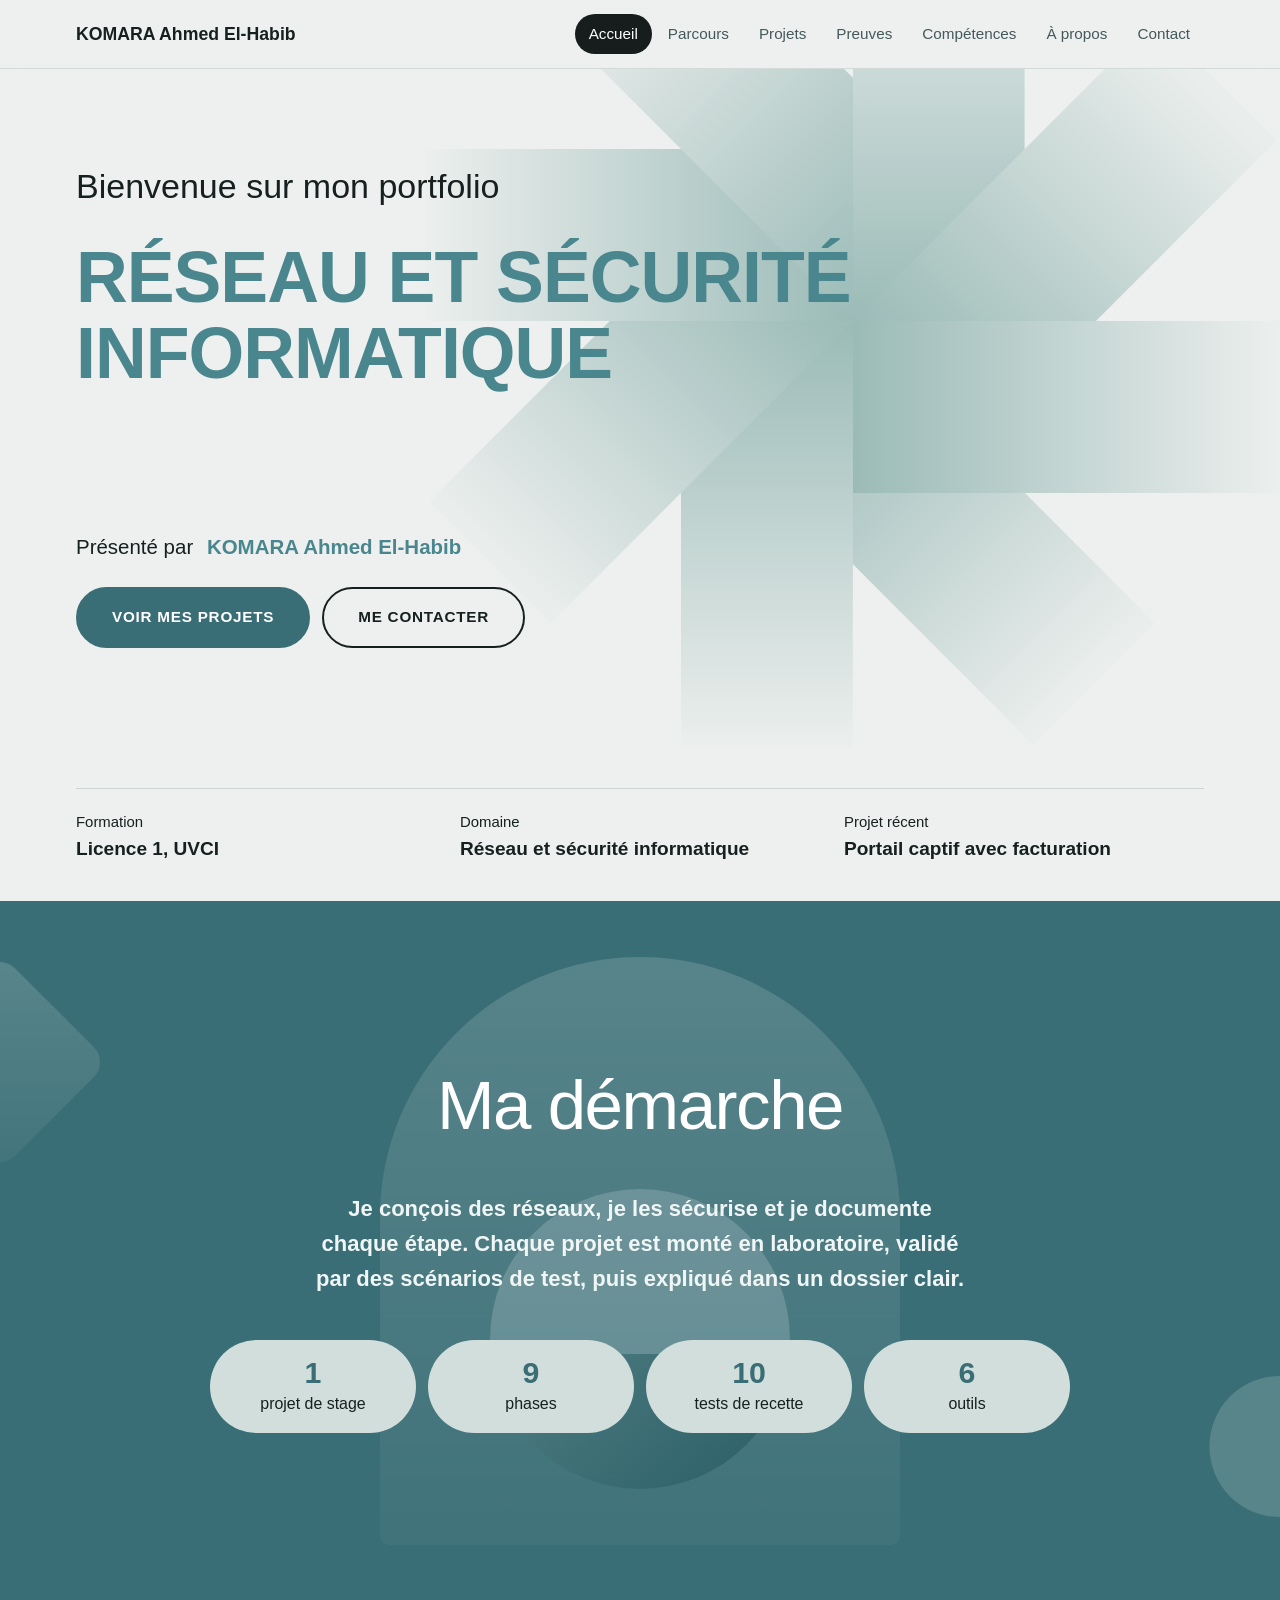
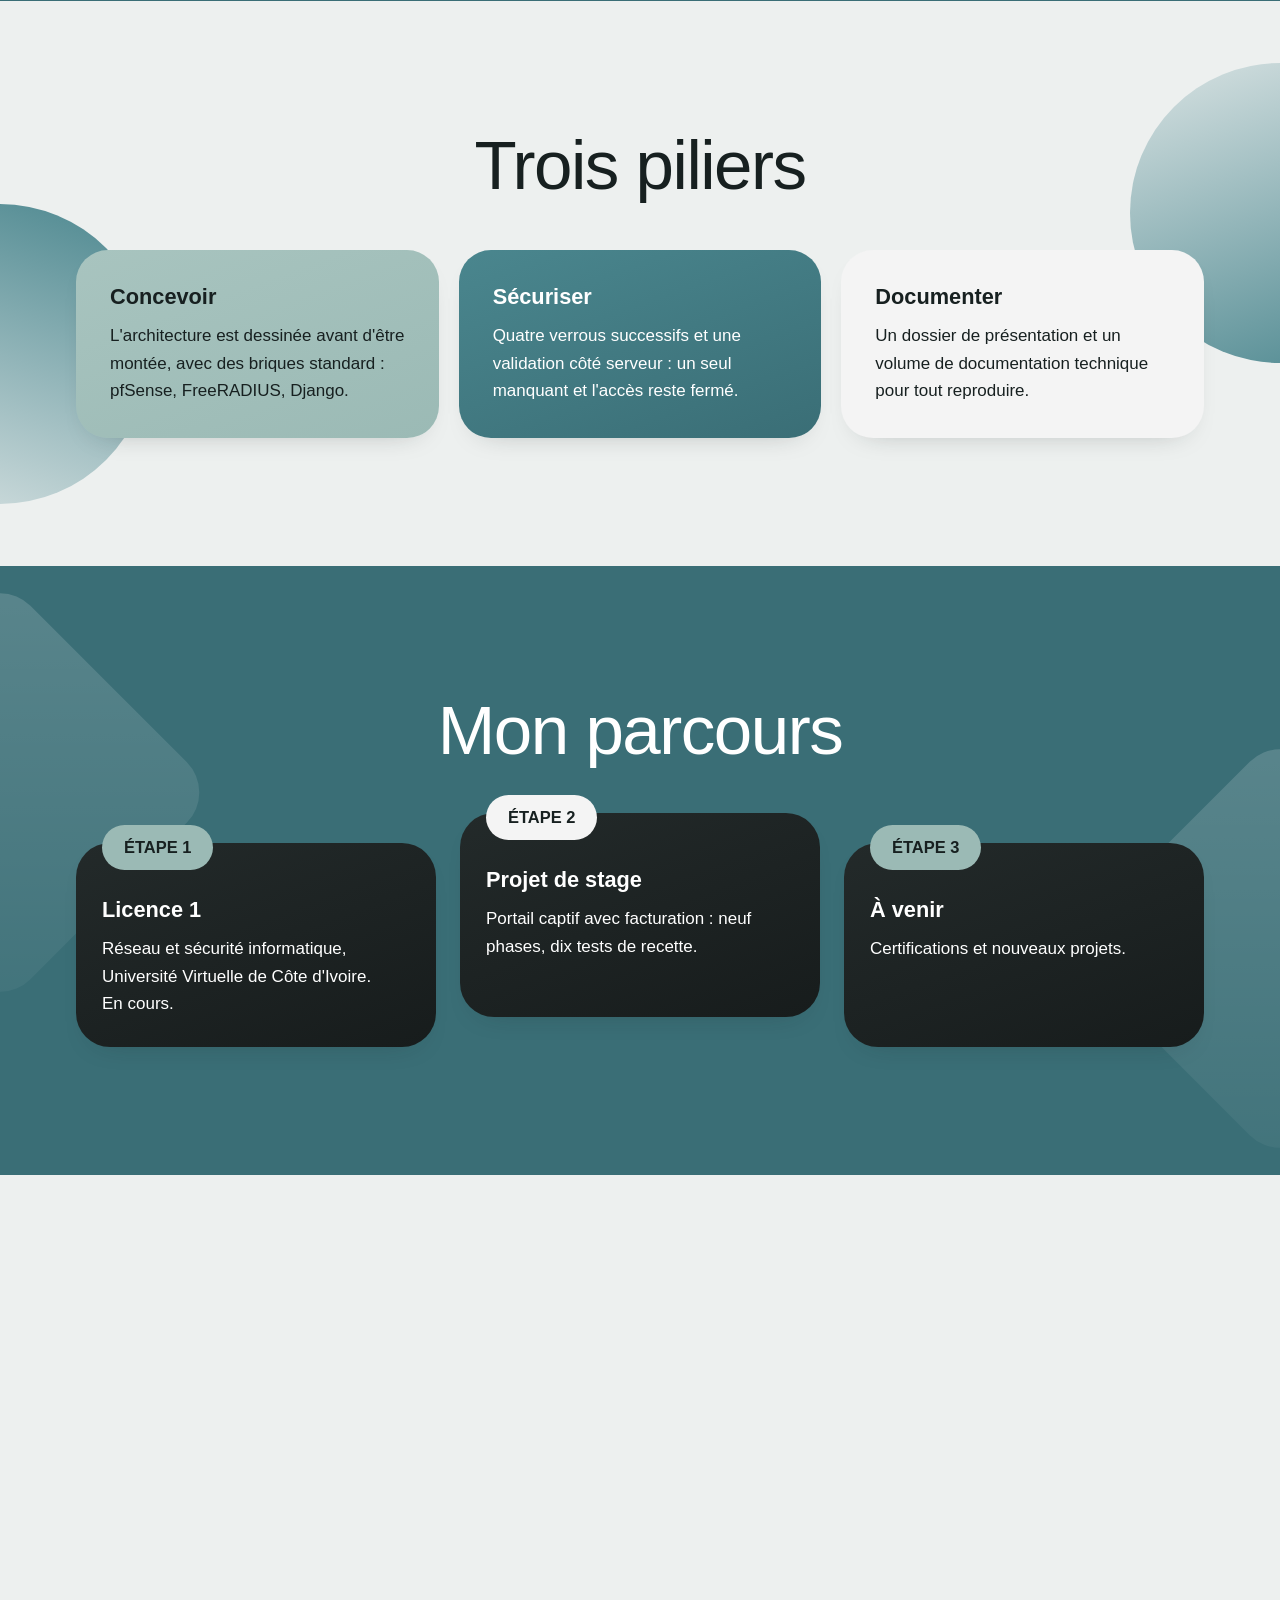
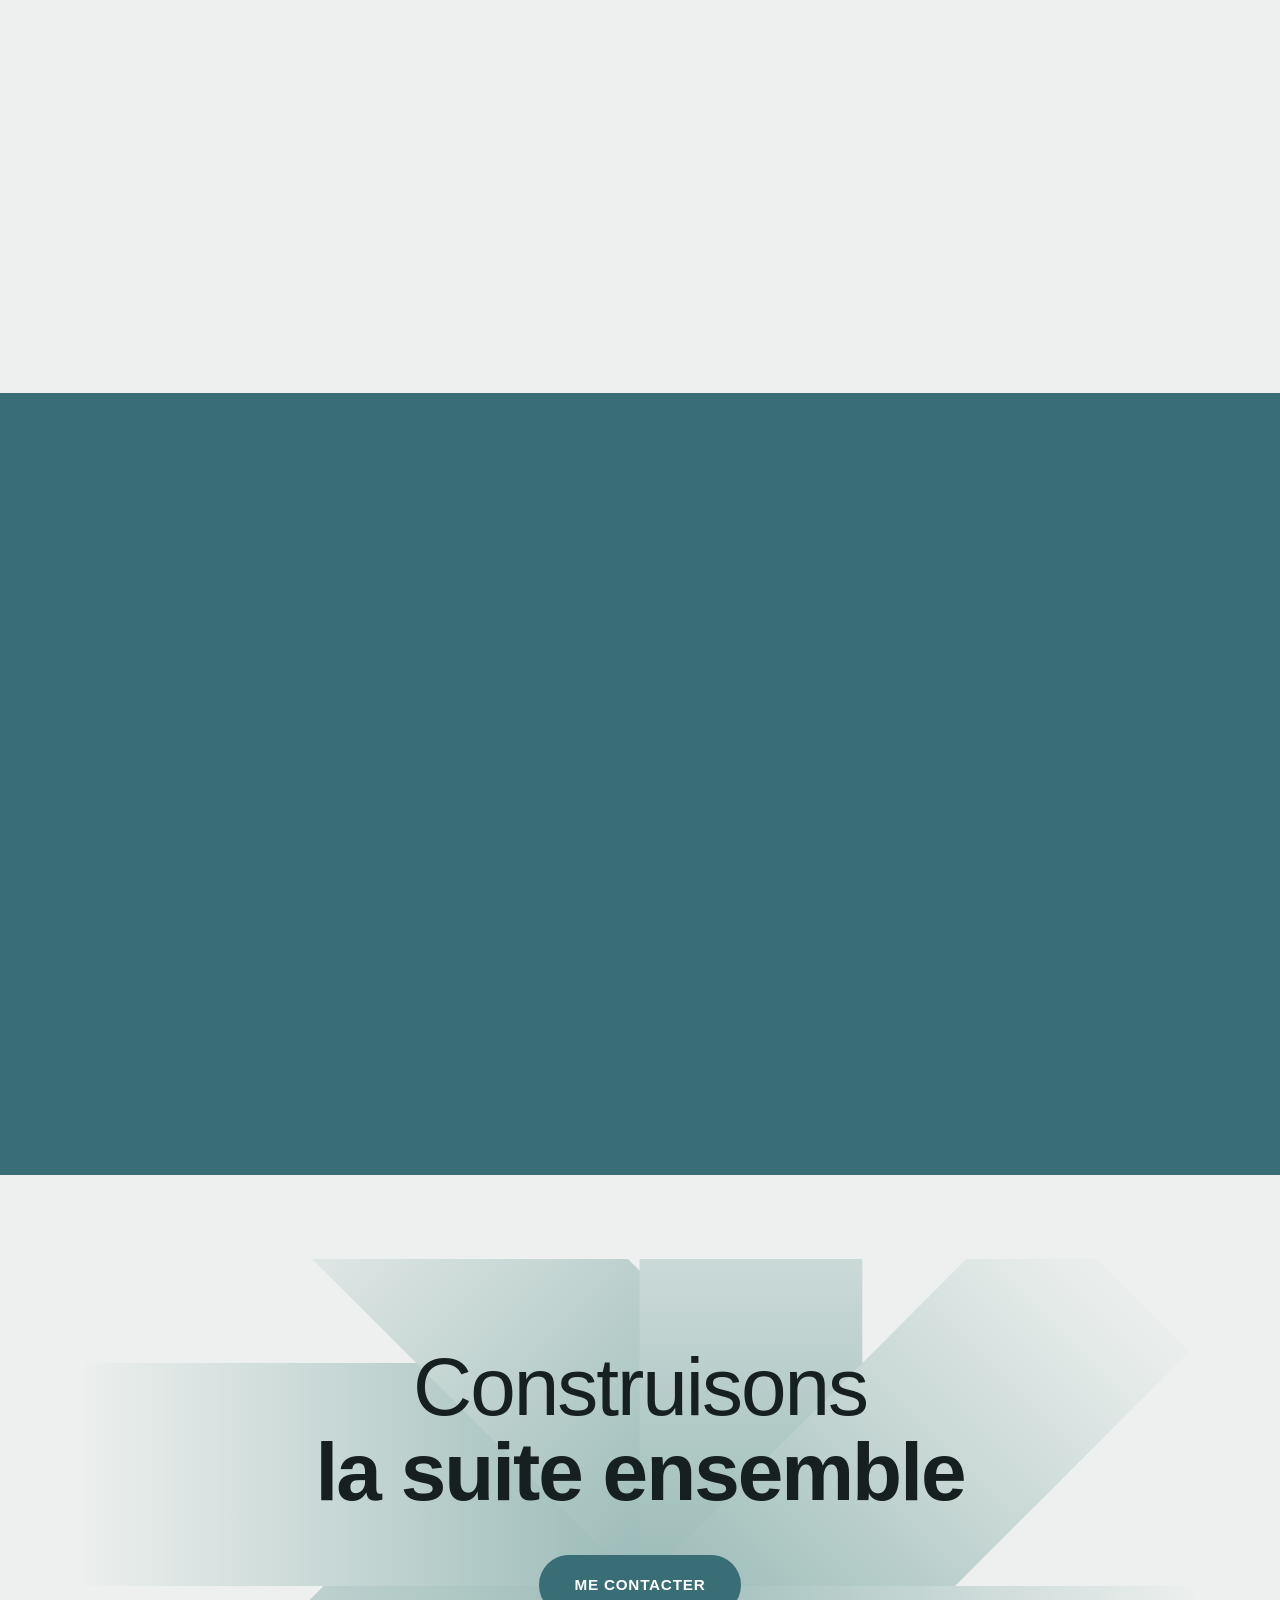
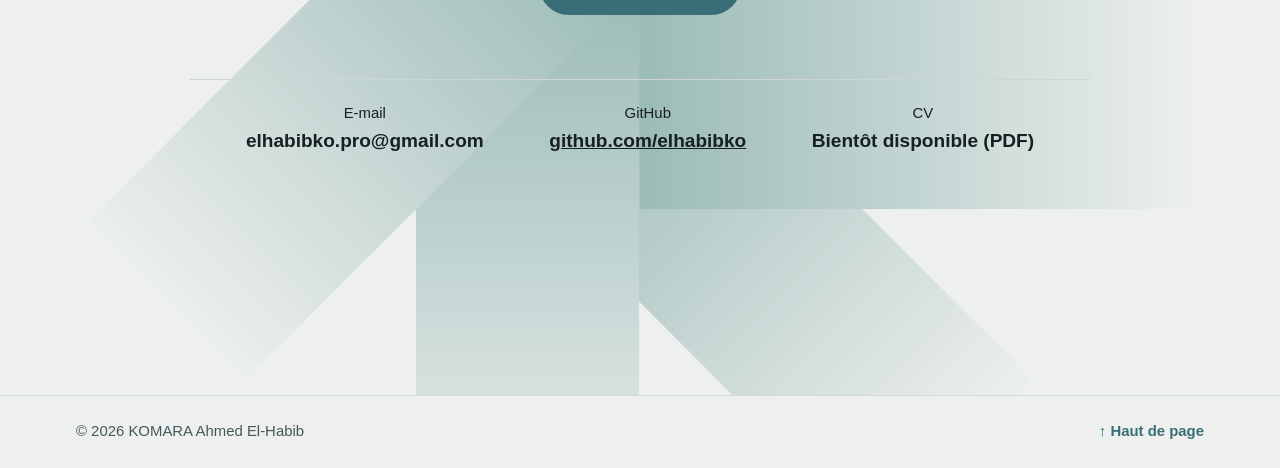
<file: index.html>
<!DOCTYPE html>
<html lang="fr">
<head>
<meta charset="UTF-8">
<meta name="viewport" content="width=device-width, initial-scale=1, viewport-fit=cover">
<title>KOMARA Ahmed El-Habib · Réseau et sécurité informatique</title>
<meta name="description" content="Portfolio de KOMARA Ahmed El-Habib, étudiant en Licence 1 réseau et sécurité informatique à l'UVCI : portail captif avec facturation, pfSense, FreeRADIUS, Django.">
<meta name="author" content="KOMARA Ahmed El-Habib">
<meta name="theme-color" content="#edf0ef">
<meta name="color-scheme" content="light">
<meta property="og:title" content="KOMARA Ahmed El-Habib · Réseau et sécurité informatique">
<meta property="og:description" content="Étudiant en Licence 1 réseau et sécurité informatique. Projets documentés, de la conception à la démonstration.">
<meta property="og:type" content="website">
<meta property="og:locale" content="fr_FR">
<meta name="twitter:card" content="summary">
<link rel="icon" href="data:image/svg+xml,%3Csvg xmlns='http://www.w3.org/2000/svg' viewBox='0 0 32 32'%3E%3Crect width='32' height='32' rx='9' fill='%233a6e76'/%3E%3Ctext x='16' y='22' font-size='16' font-family='sans-serif' font-weight='700' text-anchor='middle' fill='white'%3EK%3C/text%3E%3C/svg%3E">
<link rel="preload" href="etoile.svg" as="image" type="image/svg+xml">
<link rel="prefetch" href="projet-portail-captif.html">
<link rel="stylesheet" href="style.css">
<script src="main.js" defer></script>
<script type="application/ld+json">{"@context":"https://schema.org","@type":"Person","name":"KOMARA Ahmed El-Habib","jobTitle":"Étudiant en réseau et sécurité informatique","alumniOf":{"@type":"CollegeOrUniversity","name":"Université Virtuelle de Côte d'Ivoire"},"sameAs":["https://github.com/elhabibko"]}</script>
</head>
<body>
<a class="skip" href="#main">Aller au contenu</a>
<header class="top"><div class="w">
<a class="brand" href="#accueil">KOMARA Ahmed El-Habib</a>
<button class="mb" type="button" aria-expanded="false" aria-controls="nv">Menu</button>
<nav id="nv" aria-label="Navigation principale"><ul>
<li><a href="#accueil">Accueil</a></li><li><a href="#parcours">Parcours</a></li><li><a href="#projets">Projets</a></li><li><a href="#preuves">Preuves</a></li><li><a href="#competences">Compétences</a></li><li><a href="#apropos">À propos</a></li><li><a href="#contact">Contact</a></li>
</ul></nav></div></header>

<main id="main">
<section class="hero" id="accueil">
<img class="st" src="etoile.svg" alt="" width="900" height="810" fetchpriority="high" decoding="async">
<div class="w">
<div><p class="wl">Bienvenue sur mon portfolio</p><h1>Réseau et sécurité<br>informatique</h1></div>
<div><p class="by">Présenté par <b>KOMARA Ahmed El-Habib</b></p>
<div class="act"><a class="pill" href="#projets">Voir mes projets</a><a class="pill o" href="#contact">Me contacter</a></div></div>
<div class="ib">
<div><small>Formation</small><b>Licence 1, UVCI</b></div>
<div><small>Domaine</small><b>Réseau et sécurité informatique</b></div>
<div><small>Projet récent</small><b>Portail captif avec facturation</b></div>
</div></div>
</section>

<section class="sec dark mid" id="demarche" data-tab="#accueil">
<div class="dec dm rv" aria-hidden="true"><i class="a"></i><i class="c"></i><i class="d"></i><i class="e px"></i><i class="f px"></i></div>
<div class="w">
<h2 class="t rv">Ma démarche</h2>
<p class="lead rv">Je conçois des réseaux, je les sécurise et je documente chaque étape. Chaque projet est monté en laboratoire, validé par des scénarios de test, puis expliqué dans un dossier clair.</p>
<div class="stats rv"><div><b>1</b>projet de stage</div><div><b>9</b>phases</div><div><b>10</b>tests de recette</div><div><b>6</b>outils</div></div>
</div>
</section>

<section class="sec" id="piliers" data-tab="#accueil">
<div class="dec pl rv" aria-hidden="true"><i class="a px"></i><i class="b px"></i></div>
<div class="w">
<h2 class="t rv">Trois piliers</h2>
<div class="cards">
<article class="card sg rv"><h3>Concevoir</h3><p>L'architecture est dessinée avant d'être montée, avec des briques standard : pfSense, FreeRADIUS, Django.</p></article>
<article class="card tl rv"><h3>Sécuriser</h3><p>Quatre verrous successifs et une validation côté serveur : un seul manquant et l'accès reste fermé.</p></article>
<article class="card wh rv"><h3>Documenter</h3><p>Un dossier de présentation et un volume de documentation technique pour tout reproduire.</p></article>
</div></div>
</section>

<section class="sec dark" id="parcours">
<div class="dec rd rv" aria-hidden="true"><i class="a px"></i><i class="b px"></i></div>
<div class="w">
<h2 class="t rv">Mon parcours</h2>
<div class="rm">
<article class="card rv"><span class="lb">ÉTAPE 1</span><h3>Licence 1</h3><p>Réseau et sécurité informatique, Université Virtuelle de Côte d'Ivoire. En cours.</p></article>
<article class="card rv"><span class="lb">ÉTAPE 2</span><h3>Projet de stage</h3><p>Portail captif avec facturation : neuf phases, dix tests de recette.</p></article>
<article class="card rv"><span class="lb">ÉTAPE 3</span><h3>À venir</h3><p>Certifications et nouveaux projets.</p></article>
</div></div>
</section>

<section class="sec" id="projets">
<div class="dec pj rv" aria-hidden="true"><i class="a px"></i><i class="b px"></i></div>
<div class="w kf">
<div class="rv"><h2 class="l">Projets<br>phares</h2>
<div class="card tl"><p>« Chaque projet suit la même fiche : contexte, rôle, outils, résultat et preuves. »</p></div></div>
<div class="cards c2">
<article class="card dk rv"><span class="tag">Projet de stage</span><h3>Portail captif avec facturation</h3><p>Sans paiement validé, pas d'Internet. Réalisé en laboratoire VMware.</p><div class="tg"><span>pfSense</span><span>FreeRADIUS</span><span>Django</span></div><p class="gp"><a class="go" href="projet-portail-captif.html">Découvrir le projet <i>→</i></a></p></article>
<article class="card sl rv"><h3>Projet 2</h3><p>Emplacement réservé.</p></article>
<article class="card sl rv"><h3>Projet 3</h3><p>Emplacement réservé.</p></article>
<article class="card sl rv"><h3>Projet 4</h3><p>Emplacement réservé.</p></article>
</div></div>
</section>

<section class="sec dark" id="preuves">
<div class="dec pv rv" aria-hidden="true"><i class="a px"></i><i class="b px"></i></div>
<div class="w">
<h2 class="t tight rv">Preuves et avis</h2>
<p class="lead rv">Certifications, code et recommandations : tout ce qui se vérifie.</p>
<div class="cards">
<article class="card wh q rv"><h3>Certifications</h3><p>Emplacement prêt : titre, date et lien de vérification.</p><span class="who">À venir</span></article>
<article class="card wh q rv"><h3>Code et démos</h3><p>Dépôts GitHub avec README, captures et vidéos.</p><a class="who" href="https://github.com/elhabibko" rel="noopener">github.com/elhabibko</a></article>
<article class="card wh q rv"><h3>Avis</h3><p>Le mot d'un encadrant ou d'un enseignant, avec son accord.</p><span class="who">À venir</span></article>
</div></div>
</section>

<section class="sec" id="competences">
<div class="dec ck rv" aria-hidden="true"><i class="a px"></i><i class="b px"></i></div>
<div class="w cp">
<div class="arch rv"><i class="p"></i><i class="r"></i><i class="t"></i><h2>Compétences</h2></div>
<ul class="rows rv">
<li><span class="lab">Réseaux</span><span class="dot"></span><div><h3>pfSense</h3><p>Pare-feu, routage, DHCP, DNS et portail captif.</p></div></li>
<li><span class="lab">Linux</span><span class="dot"></span><div><h3>Ubuntu Server</h3><p>SSH, services, sauvegardes et journaux.</p></div></li>
<li><span class="lab">Authentification</span><span class="dot"></span><div><h3>RADIUS</h3><p>Attributs de durée et comptabilité.</p></div></li>
<li><span class="lab">Web</span><span class="dot"></span><div><h3>Django</h3><p>Base de données, administration et factures PDF.</p></div></li>
<li><span class="lab">Sécurité</span><span class="dot"></span><div><h3>Défense en profondeur</h3><p>Secrets protégés, validation côté serveur, exposition minimale.</p></div></li>
<li><span class="lab">Rédaction</span><span class="dot"></span><div><h3>Documentation</h3><p>Rédaction technique modulaire et reproductible.</p></div></li>
</ul></div>
</section>

<section class="sec dark" id="apropos">
<div class="dec ab rv" aria-hidden="true"><i class="a"></i><i class="b"></i><i class="e px"></i><i class="f px"></i></div>
<div class="w">
<h2 class="t rv">Qui suis-je</h2>
<div class="team rv"><div class="ph1"><img src="photo.webp" alt="Portrait de KOMARA Ahmed El-Habib" width="480" height="522" loading="lazy" decoding="async"></div><span class="np">KOMARA Ahmed El-Habib</span><p class="it">Étudiant en Licence 1, réseau et sécurité informatique.</p></div>
</div>
</section>

<section class="sec cta" id="contact">
<img class="st2" src="etoile.svg" alt="" width="900" height="810" loading="lazy" decoding="async">
<div class="w">
<h2 class="rv">Construisons<br><b>la suite ensemble</b></h2>
<a class="pill rv" href="#contact" data-u="elhabibko.pro" data-d="gmail.com" aria-label="Me contacter par e-mail">Me contacter</a>
<div class="cl rv">
<div><small>E-mail</small><b>elhabibko.pro@gmail.com</b></div>
<div><small>GitHub</small><b><a href="https://github.com/elhabibko" rel="noopener">github.com/elhabibko</a></b></div>
<div><small>CV</small><b>Bientôt disponible (PDF)</b></div>
</div></div>
</section>
</main>

<footer class="ft"><div class="w"><span>© 2026 KOMARA Ahmed El-Habib</span><a href="#accueil">↑ Haut de page</a></div></footer>
<a class="up" href="#accueil" aria-label="Haut de page">↑</a>
</body>
</html>
</file>
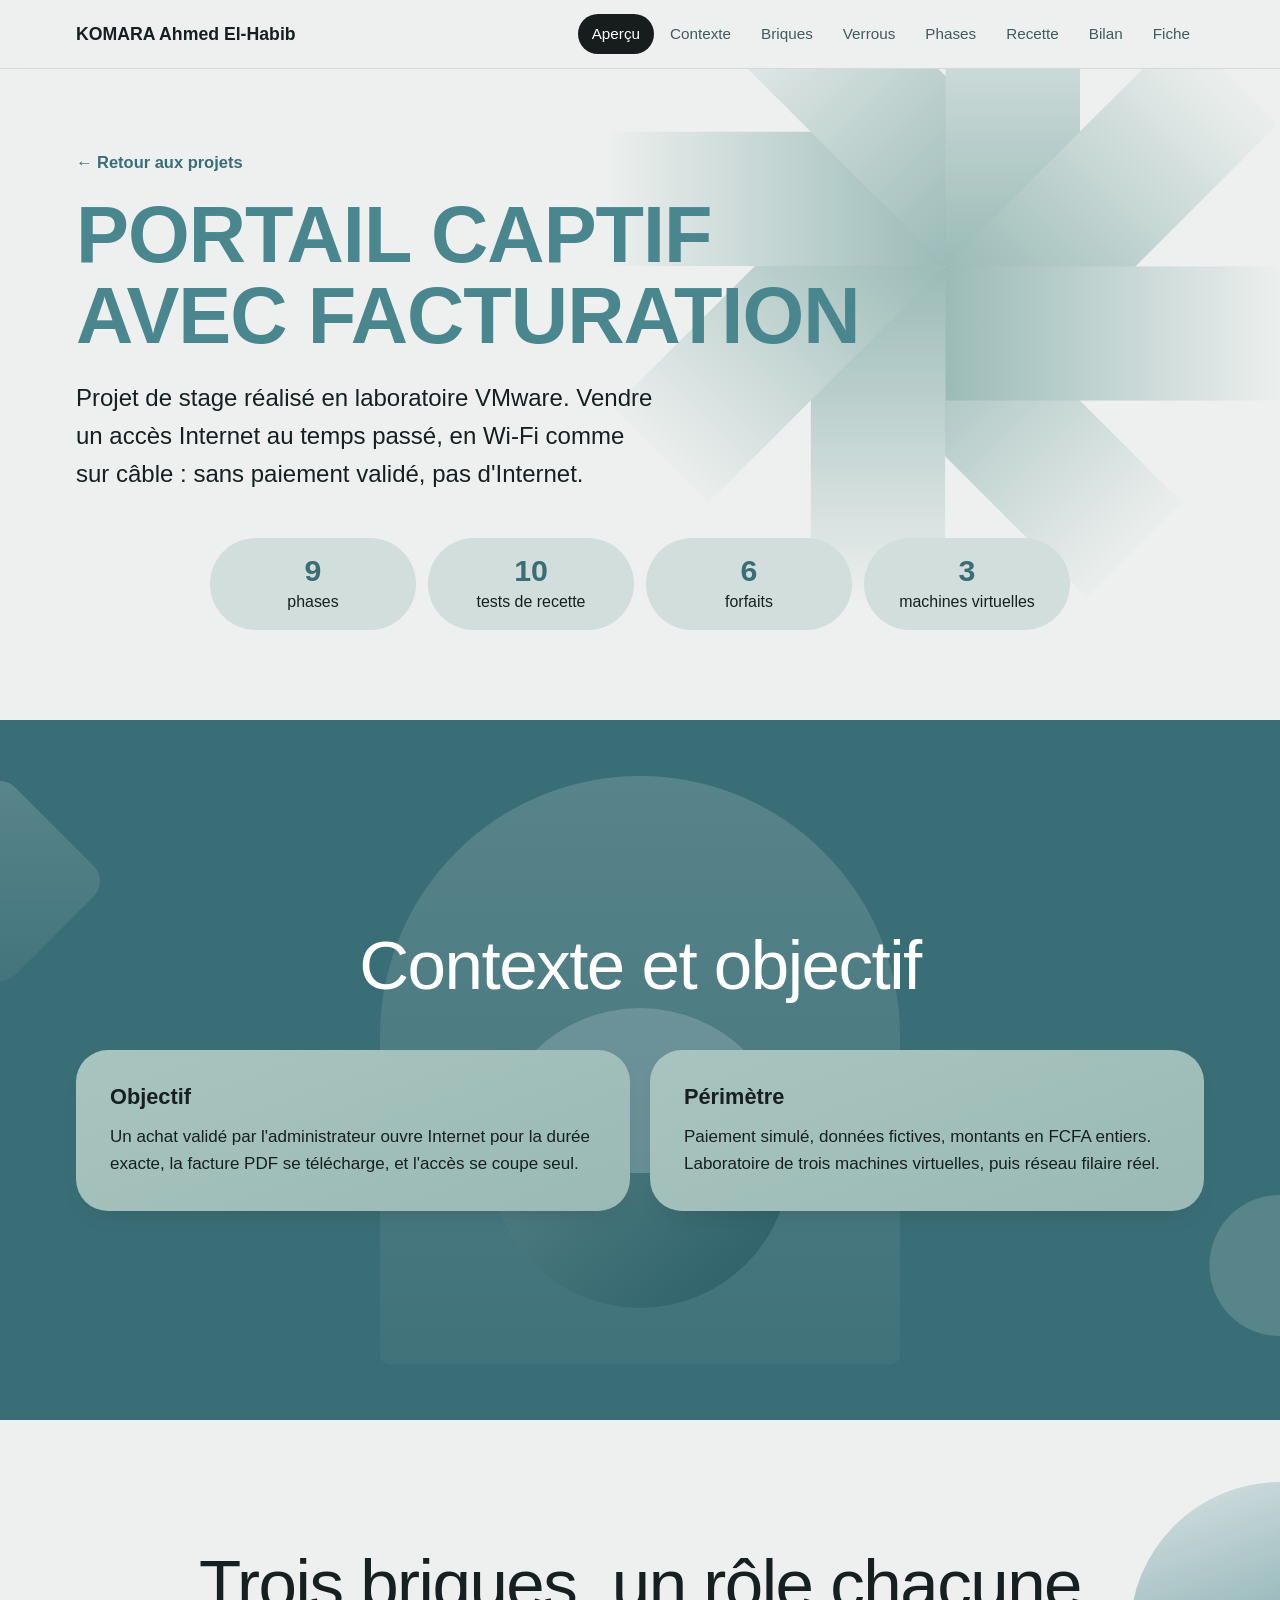
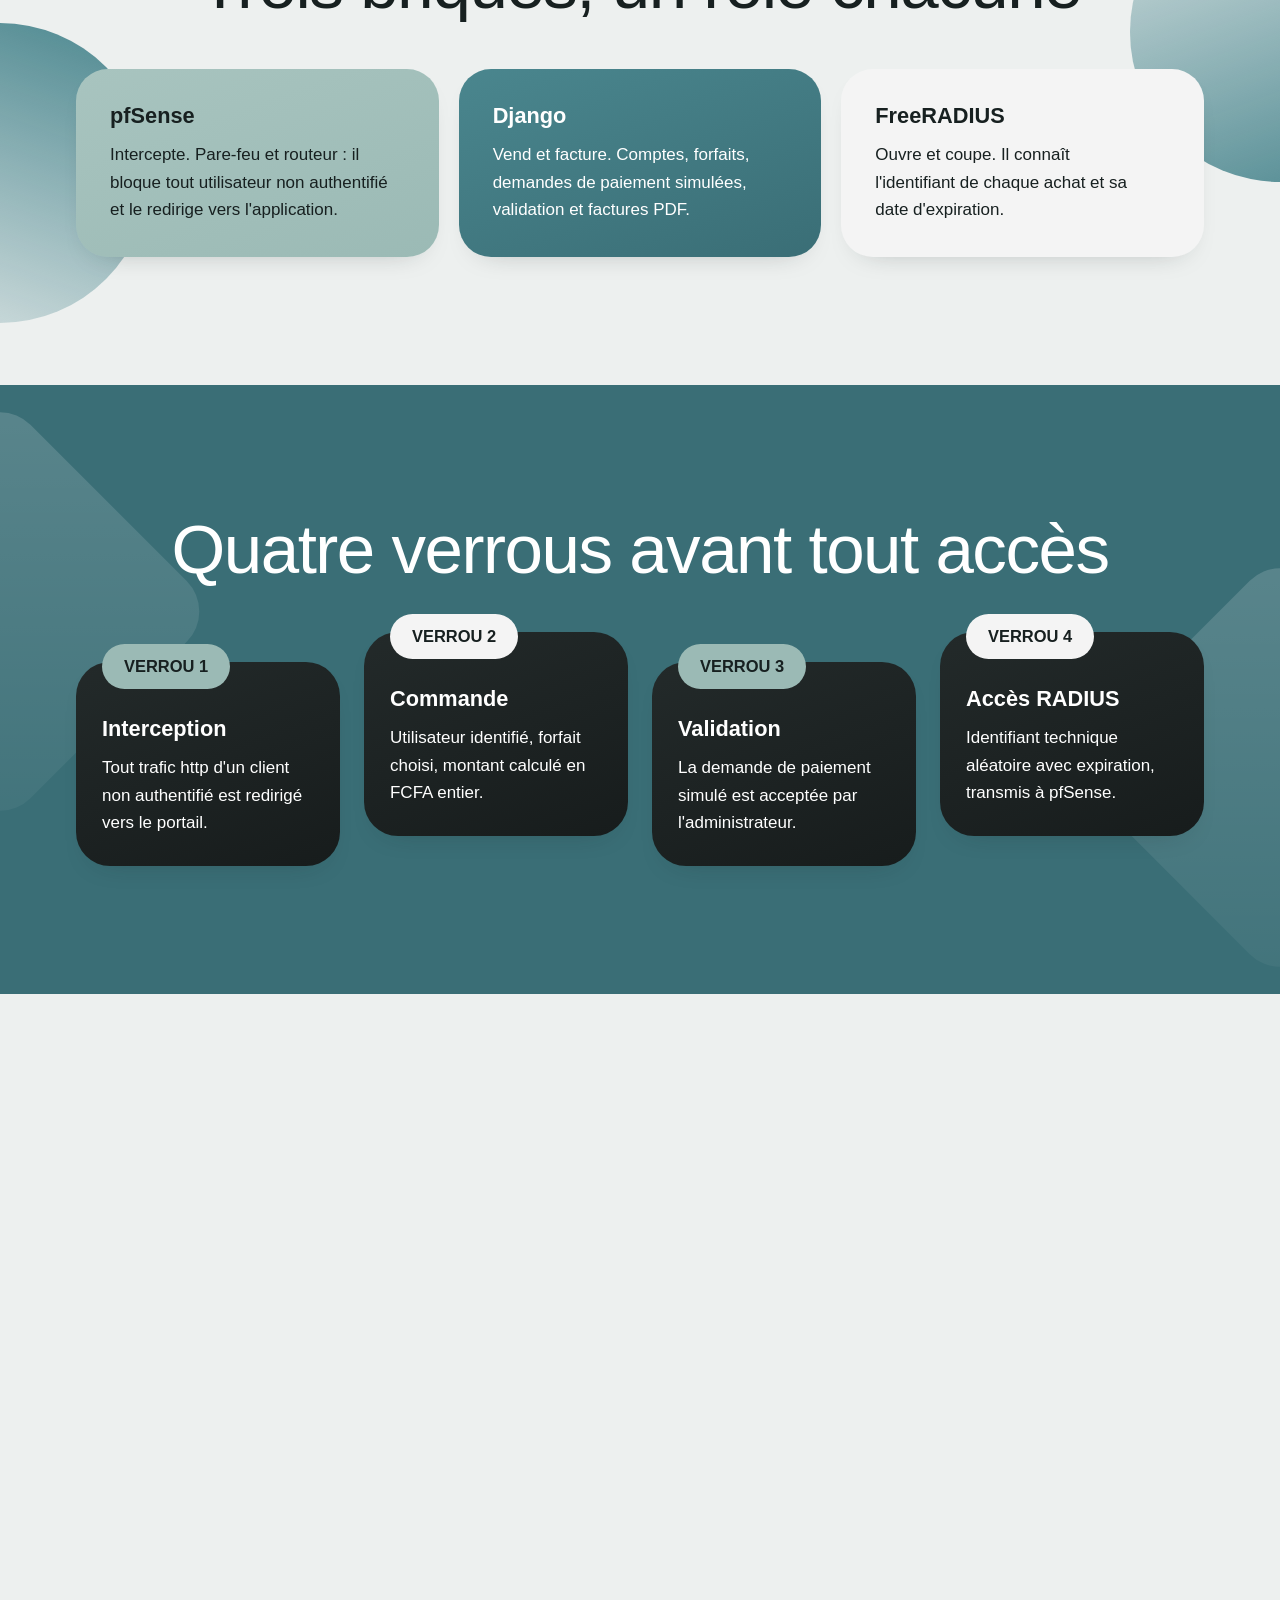
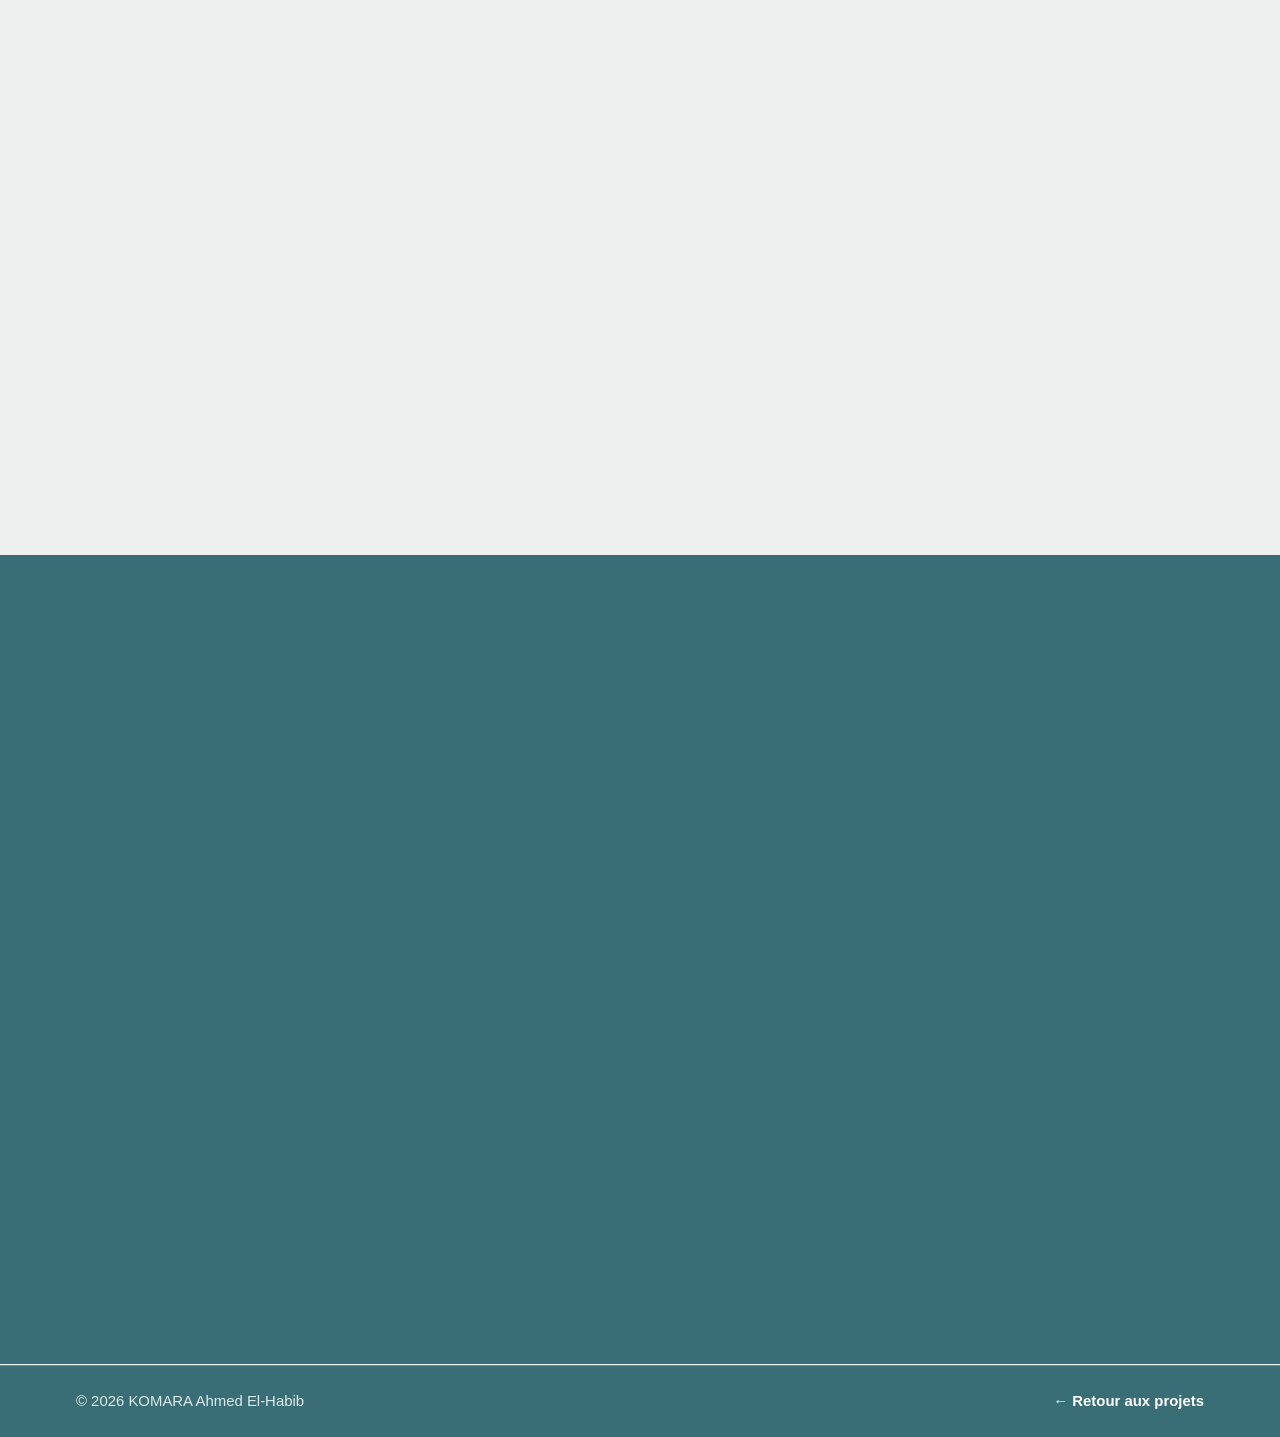
<file: projet-portail-captif.html>
<!DOCTYPE html>
<html lang="fr">
<head>
<meta charset="UTF-8">
<meta name="viewport" content="width=device-width, initial-scale=1, viewport-fit=cover">
<title>Portail captif avec facturation · KOMARA Ahmed El-Habib</title>
<meta name="description" content="Projet de stage : portail captif avec facturation sur pfSense, FreeRADIUS, MariaDB et Django. Quatre verrous, neuf phases, dix tests de recette.">
<meta name="author" content="KOMARA Ahmed El-Habib">
<meta name="theme-color" content="#edf0ef">
<meta name="color-scheme" content="light">
<meta property="og:title" content="Portail captif avec facturation · KOMARA Ahmed El-Habib">
<meta property="og:type" content="article">
<meta property="og:locale" content="fr_FR">
<link rel="icon" href="data:image/svg+xml,%3Csvg xmlns='http://www.w3.org/2000/svg' viewBox='0 0 32 32'%3E%3Crect width='32' height='32' rx='9' fill='%233a6e76'/%3E%3Ctext x='16' y='22' font-size='16' font-family='sans-serif' font-weight='700' text-anchor='middle' fill='white'%3EK%3C/text%3E%3C/svg%3E">
<link rel="preload" href="etoile.svg" as="image" type="image/svg+xml">
<link rel="prefetch" href="index.html">
<link rel="stylesheet" href="style.css">
<script src="main.js" defer></script>
<script type="application/ld+json">{"@context":"https://schema.org","@type":"CreativeWork","name":"Portail captif avec facturation","author":{"@type":"Person","name":"KOMARA Ahmed El-Habib"},"about":"Réseau et sécurité informatique"}</script>
</head>
<body>
<a class="skip" href="#main">Aller au contenu</a>
<header class="top"><div class="w">
<a class="brand" href="index.html">KOMARA Ahmed El-Habib</a>
<button class="mb" type="button" aria-expanded="false" aria-controls="nv">Menu</button>
<nav id="nv" aria-label="Parties du projet"><ul>
<li><a href="#haut">Aperçu</a></li><li><a href="#contexte">Contexte</a></li><li><a href="#briques">Briques</a></li><li><a href="#verrous">Verrous</a></li><li><a href="#phases">Phases</a></li><li><a href="#recette">Recette</a></li><li><a href="#bilan">Bilan</a></li><li><a href="#fiche">Fiche</a></li>
</ul></nav></div></header>

<main id="main">
<section class="ph" id="haut">
<img class="st" src="etoile.svg" alt="" width="900" height="810" fetchpriority="high" decoding="async">
<div class="w">
<a class="crumb" href="index.html#projets">← Retour aux projets</a>
<h1>Portail captif<br>avec facturation</h1>
<p class="lead">Projet de stage réalisé en laboratoire VMware. Vendre un accès Internet au temps passé, en Wi-Fi comme sur câble : sans paiement validé, pas d'Internet.</p>
<div class="stats"><div><b>9</b>phases</div><div><b>10</b>tests de recette</div><div><b>6</b>forfaits</div><div><b>3</b>machines virtuelles</div></div>
</div>
</section>

<section class="sec dark mid" id="contexte">
<div class="dec dm rv" aria-hidden="true"><i class="a"></i><i class="c"></i><i class="d"></i><i class="e px"></i><i class="f px"></i></div>
<div class="w">
<h2 class="t rv">Contexte et objectif</h2>
<div class="cards c2">
<article class="card sg rv"><h3>Objectif</h3><p>Un achat validé par l'administrateur ouvre Internet pour la durée exacte, la facture PDF se télécharge, et l'accès se coupe seul.</p></article>
<article class="card sg rv"><h3>Périmètre</h3><p>Paiement simulé, données fictives, montants en FCFA entiers. Laboratoire de trois machines virtuelles, puis réseau filaire réel.</p></article>
</div></div>
</section>

<section class="sec" id="briques">
<div class="dec pl rv" aria-hidden="true"><i class="a px"></i><i class="b px"></i></div>
<div class="w">
<h2 class="t rv">Trois briques, un rôle chacune</h2>
<div class="cards">
<article class="card sg rv"><h3>pfSense</h3><p>Intercepte. Pare-feu et routeur : il bloque tout utilisateur non authentifié et le redirige vers l'application.</p></article>
<article class="card tl rv"><h3>Django</h3><p>Vend et facture. Comptes, forfaits, demandes de paiement simulées, validation et factures PDF.</p></article>
<article class="card wh rv"><h3>FreeRADIUS</h3><p>Ouvre et coupe. Il connaît l'identifiant de chaque achat et sa date d'expiration.</p></article>
</div></div>
</section>

<section class="sec dark" id="verrous">
<div class="dec rd rv" aria-hidden="true"><i class="a px"></i><i class="b px"></i></div>
<div class="w">
<h2 class="t rv">Quatre verrous avant tout accès</h2>
<div class="rm">
<article class="card rv"><span class="lb">VERROU 1</span><h3>Interception</h3><p>Tout trafic http d'un client non authentifié est redirigé vers le portail.</p></article>
<article class="card rv"><span class="lb">VERROU 2</span><h3>Commande</h3><p>Utilisateur identifié, forfait choisi, montant calculé en FCFA entier.</p></article>
<article class="card rv"><span class="lb">VERROU 3</span><h3>Validation</h3><p>La demande de paiement simulé est acceptée par l'administrateur.</p></article>
<article class="card rv"><span class="lb">VERROU 4</span><h3>Accès RADIUS</h3><p>Identifiant technique aléatoire avec expiration, transmis à pfSense.</p></article>
</div></div>
</section>

<section class="sec" id="phases">
<div class="dec ck rv" aria-hidden="true"><i class="a px"></i><i class="b px"></i></div>
<div class="w cp">
<div class="arch rv"><i class="p"></i><i class="r"></i><i class="t"></i><h2>Phases</h2></div>
<ul class="rows rv">
<li><span class="lab">Phase 0</span><span class="dot"></span><div><h3>Socle pfSense</h3><p>Critère : ping 8.8.8.8 depuis le client.</p></div></li>
<li><span class="lab">Phase 1</span><span class="dot"></span><div><h3>Portail natif</h3><p>Critère : un code ouvre Internet, puis se coupe.</p></div></li>
<li><span class="lab">Phase 2</span><span class="dot"></span><div><h3>Serveur Ubuntu</h3><p>Critère : ssh et apt update fonctionnent.</p></div></li>
<li><span class="lab">Phase 3</span><span class="dot"></span><div><h3>FreeRADIUS + MariaDB</h3><p>Critère : radtest renvoie Access-Accept.</p></div></li>
<li><span class="lab">Phase 4</span><span class="dot"></span><div><h3>Application Django</h3><p>Critère : achat simulé, accès ouvert, facture PDF.</p></div></li>
<li><span class="lab">Phase 5</span><span class="dot"></span><div><h3>Intégration au portail</h3><p>Critère : parcours complet sur le client.</p></div></li>
<li><span class="lab">Phase 6</span><span class="dot"></span><div><h3>Paiement simulé</h3><p>Critère : validé, accès ouvert ; refusé, rien.</p></div></li>
<li><span class="lab">Phase 7</span><span class="dot"></span><div><h3>Administration</h3><p>Critère : tableau de bord utilisable.</p></div></li>
<li><span class="lab">Phase 8</span><span class="dot"></span><div><h3>Réseau filaire</h3><p>Critère : démonstration en filaire.</p></div></li>
</ul></div>
</section>

<section class="sec dark" id="recette">
<div class="dec pv rv" aria-hidden="true"><i class="a px"></i><i class="b px"></i></div>
<div class="w kf">
<div class="rv"><h2 class="l">Recette<br><b>dix tests</b></h2>
<div class="card sg"><p>« Quatre scénarios clés sur dix : accès refusé, double validation, coupure à l'heure, appareil unique. »</p></div></div>
<div class="cards c2">
<article class="card sg rv"><h3>T1 · Client non authentifié</h3><p>Redirigé vers l'application, aucun accès à Internet.</p></article>
<article class="card wh rv"><h3>T5 · Commande validée deux fois</h3><p>Un seul accès et une seule facture.</p></article>
<article class="card wh rv"><h3>T7 · Forfait de 2 minutes</h3><p>Accès coupé à l'heure exacte.</p></article>
<article class="card sg rv"><h3>T8 · Second appareil</h3><p>Refusé : un seul appareil par accès.</p></article>
</div></div>
</section>

<section class="sec" id="bilan">
<div class="dec pl rv" aria-hidden="true"><i class="a px"></i><i class="b px"></i></div>
<div class="w">
<h2 class="t rv">Difficultés et solutions</h2>
<div class="cards">
<article class="card sg rv"><h3>Disque pfSense corrompu</h3><p>Désormais : arrêt par Halt, instantanés à chaque jalon, config.xml exporté.</p></article>
<article class="card tl rv"><h3>LAN absent</h3><p>Seconde carte réseau oubliée : ajoutée, puis interfaces réassignées.</p></article>
<article class="card wh rv"><h3>Clavier AZERTY/QWERTY</h3><p>Accès au serveur par SSH depuis Windows.</p></article>
</div>
<div class="pp">
<div class="rv"><h2 class="l s">Perspectives</h2><p class="sub">Trois pistes pour aller plus loin que le laboratoire.</p></div>
<ul class="bl rv">
<li><i></i><div><h3>Paiement</h3><p>API Mobile Money avec confirmation automatique.</p></div></li>
<li><i></i><div><h3>Chiffrement</h3><p>HTTPS avec nom de domaine et certificat.</p></div></li>
<li><i></i><div><h3>Disponibilité</h3><p>Sauvegardes automatiques et reprise rapide.</p></div></li>
</ul></div>
</div>
</section>

<section class="sec dark" id="fiche">
<div class="dec ab rv" aria-hidden="true"><i class="a"></i><i class="b"></i><i class="e px"></i><i class="f px"></i></div>
<div class="w">
<h2 class="t rv">Fiche du projet</h2>
<div class="cards c2">
<article class="card sg rv"><h3>Mon rôle</h3><p>Stagiaire : conception, installation, configuration, tests et documentation du système. <span class="todo">À confirmer</span></p></article>
<article class="card wh rv"><h3>Stack</h3><div class="tg"><span>pfSense CE</span><span>FreeRADIUS</span><span>MariaDB</span><span>Django</span><span>VMware</span><span>Ubuntu Server</span></div></article>
<article class="card sl rv"><h3>Preuves</h3><p><span class="todo">À ajouter</span> Dépôt GitHub, vidéo de démonstration.</p></article>
<article class="card sl rv"><h3>Documentation</h3><p>Dossier de présentation et volume 2 de documentation technique. <span class="todo">PDF à ajouter</span></p></article>
</div></div>
</section>
</main>

<footer class="ft d"><div class="w"><span>© 2026 KOMARA Ahmed El-Habib</span><a href="index.html#projets">← Retour aux projets</a></div></footer>
<a class="up" href="#haut" aria-label="Haut de page">↑</a>
</body>
</html>
</file>
<file: style.css>
:root{--bg:#edf0ef;--ink:#172020;--mu:#44595a;--tl:#4a868e;--td:#3a6e76;--sg:#9bbab5;--cd:#d1dedb;--wh:#f4f4f4;--dk:#171c1c;--pad:clamp(20px,5vw,56px);--ez:cubic-bezier(.2,.7,.2,1);--f:"Century Gothic","Avenir Next","Trebuchet MS","Segoe UI",sans-serif;--wg:linear-gradient(135deg,rgba(255,255,255,.16),rgba(255,255,255,.04));--tg1:linear-gradient(160deg,rgba(74,134,142,.12),var(--tl));--tg2:linear-gradient(20deg,rgba(74,134,142,.12),var(--tl))}
*,::before,::after{box-sizing:border-box}
*{margin:0}
@view-transition{navigation:auto}
::view-transition-old(root),::view-transition-new(root){animation-duration:.45s}
html{scroll-behavior:smooth;scroll-padding-top:84px;overflow-x:clip;-webkit-text-size-adjust:100%;-webkit-tap-highlight-color:transparent}
body{font-family:var(--f);background:var(--bg);color:var(--ink);line-height:1.6;font-size:clamp(15px,.3vw + 13.5px,18px);-webkit-font-smoothing:antialiased;overflow-x:clip}
img,svg{display:block;max-width:100%}
a{color:inherit}
h1,h2,.lead{text-wrap:balance}
p{text-wrap:pretty}
:focus-visible{outline:3px solid var(--tl);outline-offset:3px;border-radius:6px}
@keyframes up{from{opacity:0;transform:translateY(28px)}to{opacity:1;transform:none}}
@keyframes rise{from{opacity:0;transform:translateY(55%);clip-path:inset(0 0 100% 0)}to{opacity:1;transform:none;clip-path:inset(-10% -4% -10% -4%)}}
@keyframes sg{from{opacity:0;transform:scale(.94)}to{opacity:1;transform:none}}
@keyframes sg2{from{opacity:0;transform:scale(.86)}to{opacity:1;transform:none}}
@keyframes fl{0%,100%{translate:0 0}50%{translate:0 -10px}}
@keyframes pg{to{transform:scaleX(1)}}
@keyframes par{from{translate:0 24px}to{translate:0 -24px}}
@keyframes drop{from{opacity:0;translate:0 -10px}to{opacity:1;translate:0 0}}
@supports(animation-timeline:scroll()){body::before{content:"";position:fixed;left:0;top:0;width:100%;height:3px;background:var(--tl);transform:scaleX(0);transform-origin:0 50%;z-index:40;animation:pg linear both;animation-timeline:scroll()}}
.skip{position:absolute;left:-999px}
.skip:focus{left:16px;top:12px;background:var(--dk);color:#fff;padding:8px 16px;border-radius:999px;z-index:50}
.w{width:100%;max-width:clamp(1240px,70vw,1480px);margin-inline:auto;padding-inline:max(var(--pad),env(safe-area-inset-left,0px)) max(var(--pad),env(safe-area-inset-right,0px));position:relative;z-index:1}
.top{position:sticky;top:0;z-index:30;background:rgba(237,240,239,.94);backdrop-filter:blur(10px);border-bottom:1px solid #d3dbd9;transition:background .45s var(--ez),border-color .45s}
.top .w{display:flex;align-items:center;justify-content:space-between;gap:12px;min-height:68px;flex-wrap:wrap}
.brand{font-weight:700;text-decoration:none;font-size:1.02em;transition:color .45s}
nav ul{list-style:none;display:flex;gap:2px;padding:0}
nav a{display:block;text-decoration:none;font-size:.88em;padding:8px 14px;border-radius:999px;color:var(--mu);transition:background .3s,color .3s}
nav a[aria-current=true]{background:var(--dk);color:#fff}
.mb{display:none;background:none;border:1.5px solid var(--ink);border-radius:999px;padding:8px 20px;font:inherit;font-size:.88em;font-weight:700;cursor:pointer;color:var(--ink);transition:color .45s,border-color .45s}
.top.d{background:rgba(58,110,118,.95);border-bottom-color:rgba(255,255,255,.18)}
.top.d .brand{color:#fff}
.top.d nav a{color:#d6e7e5}
.top.d nav a[aria-current=true]{background:#fff;color:var(--td)}
.top.d .mb{border-color:#fff;color:#fff}
.pill{display:inline-flex;align-items:center;justify-content:center;background:var(--td);color:#fff;font-weight:700;font-size:.88em;letter-spacing:.05em;text-transform:uppercase;text-decoration:none;border-radius:999px;padding:16px clamp(22px,3vw,34px);border:2px solid var(--td);transition:transform .25s var(--ez),background .25s,border-color .25s}
.pill:active{transform:scale(.97)}
.pill.o{background:transparent;color:var(--ink);border-color:var(--ink)}
.go{display:inline-flex;align-items:center;gap:8px;text-decoration:none;font-weight:700;padding-bottom:3px;background:linear-gradient(currentColor,currentColor) 0 100%/100% 2px no-repeat;transition:background-size .35s var(--ez)}
.go i{font-style:normal;transition:translate .3s var(--ez)}
.gp{margin-top:16px}
.sub{margin-top:12px;color:var(--mu)}
.up{--base:clamp(14px,3vw,28px);position:fixed;right:max(var(--base),env(safe-area-inset-right,0px));bottom:calc(max(var(--base),env(safe-area-inset-bottom,0px)) + var(--lift,0px));width:48px;height:48px;border-radius:50%;background:var(--td);color:#fff;display:flex;align-items:center;justify-content:center;text-decoration:none;font-weight:700;font-size:20px;opacity:0;translate:0 16px;pointer-events:none;transition:opacity .35s,translate .35s var(--ez),background .25s;z-index:35}
.up.on{opacity:1;translate:0 0;pointer-events:auto}
.hero{position:relative;overflow:hidden;min-height:calc(100vh - 68px);min-height:calc(100svh - 68px);display:flex}
.hero>.w{display:flex;flex-direction:column;justify-content:space-between;gap:clamp(28px,5vh,60px);padding-block:clamp(40px,10vh,100px) clamp(24px,4vh,40px)}
.hero .w>*{animation:up .9s var(--ez) both}
.hero .w>:nth-child(2){animation-delay:.16s}
.hero .w>:nth-child(3){animation-delay:.3s}
.st{position:absolute;right:max(0px,calc(50% - 800px));top:0;height:100%;width:auto;max-width:none;pointer-events:none;z-index:0;will-change:transform;animation:sg 1.5s var(--ez) both,fl 16s ease-in-out 1.5s infinite}
.wl{font-size:clamp(20px,2.8vw,34px)}
.hero h1{font-size:clamp(26px,5.6vw,76px);line-height:1.05;font-weight:700;letter-spacing:-1px;color:var(--tl);text-transform:uppercase;margin-top:clamp(14px,3vh,28px);white-space:nowrap;animation:rise 1.1s var(--ez) .1s both}
.by{font-size:clamp(17px,1.6vw,21px)}
.by b{color:var(--tl);font-weight:700;margin-left:8px}
.act{display:flex;gap:12px;flex-wrap:wrap;margin-top:24px}
.ib{display:grid;grid-template-columns:repeat(auto-fit,minmax(min(100%,230px),1fr));gap:20px 24px;border-top:1px solid #cdd6d4;padding-top:22px}
.ib small{display:block;font-size:.86em}
.ib b{font-size:1.1em}
.sec{position:relative;padding:clamp(72px,11vw,128px) 0;overflow:hidden;content-visibility:auto;contain-intrinsic-size:auto 780px}
.dark{background:var(--td);color:#fff}
.dark p{color:#f0f6f5}
.dec{position:absolute;inset:0;pointer-events:none;overflow:hidden;z-index:0;contain:layout paint}
.dec i{position:absolute;display:block;transition:scale 1.3s var(--ez),opacity 1.3s var(--ez)}
.dec i:nth-child(2){transition-delay:.12s}.dec i:nth-child(3){transition-delay:.24s}.dec i:nth-child(4){transition-delay:.36s}.dec i:nth-child(5){transition-delay:.48s}
.js .dec.rv{transform:none}
.js .dec.rv i{scale:.85;opacity:0}
.js .dec.in i{scale:1;opacity:1}
@supports(animation-timeline:view()){.dec .px{animation:par linear both;animation-timeline:view()}}
.dm .a{left:50%;top:8%;bottom:8%;width:min(520px,80vw);transform:translateX(-50%);border-radius:999px 999px 36px 36px;background:linear-gradient(rgba(255,255,255,.15),rgba(255,255,255,.03))}
.dm .c,.dm .d{left:50%;bottom:16%;width:min(300px,52vw);aspect-ratio:1;transform:translateX(-50%);border-radius:50%}
.dm .c{background:rgba(255,255,255,.17);clip-path:inset(0 0 45% 0)}
.dm .d{background:linear-gradient(135deg,rgba(155,187,183,.3),rgba(40,92,100,.95));clip-path:inset(55% 0 0 0)}
.dm .e{--H:clamp(110px,12vw,180px);height:var(--H);aspect-ratio:1;border-radius:14%;left:0;top:max(12%,48px);transform:translateX(-50%) rotate(45deg);background:var(--wg)}
.dm .f{--H:clamp(100px,11vw,160px);height:var(--H);aspect-ratio:1;border-radius:50%;right:0;bottom:max(12%,48px);transform:translateX(50%);background:rgba(155,187,183,.3)}
.pl .a,.pl .b{height:var(--H);aspect-ratio:1;border-radius:50%;--H:clamp(170px,24vw,300px)}
.pl .a{right:0;top:max(11%,48px);transform:translateX(50%);background:var(--tg1)}
.pl .b{left:0;bottom:max(11%,48px);transform:translateX(-50%);background:var(--tg2)}
.rd .a,.rd .b{height:min(var(--H),calc(100% - 140px));aspect-ratio:1;border-radius:14%;--H:clamp(190px,24vw,330px);background:var(--wg)}
.rd .a{left:0;top:max(12%,70px);transform:translateX(-50%) rotate(45deg)}
.rd .b{right:0;bottom:max(12%,70px);transform:translateX(50%) rotate(45deg)}
.pj .a{height:min(var(--H),calc(100% - 96px));aspect-ratio:1;border-radius:50%;--H:clamp(300px,40vw,540px);left:0;top:50%;transform:translate(-50%,-50%);background:radial-gradient(circle,rgba(155,187,183,.55),rgba(155,187,183,.12))}
.pj .b{height:var(--H);aspect-ratio:1;border-radius:50%;--H:clamp(120px,14vw,190px);right:0;top:max(10%,48px);transform:translateX(50%);background:var(--tg1)}
.pv .a{height:min(var(--H),calc(100% - 96px));aspect-ratio:1;border-radius:50%;--H:clamp(240px,30vw,400px);right:0;top:50%;transform:translate(50%,-50%);background:radial-gradient(circle,rgba(255,255,255,.2),rgba(255,255,255,.05))}
.pv .b{height:var(--H);aspect-ratio:1;border-radius:50%;--H:clamp(130px,15vw,210px);left:0;bottom:max(10%,48px);transform:translateX(-50%);background:rgba(155,187,183,.3)}
.ab .a{left:50%;top:8%;bottom:8%;width:min(900px,96%);transform:translateX(-50%);border-radius:999px 999px 36px 36px;background:linear-gradient(rgba(255,255,255,.11),rgba(255,255,255,.03))}
.ab .b{left:50%;top:34%;bottom:8%;width:min(600px,66%);transform:translateX(-50%);border-radius:999px 999px 36px 36px;background:linear-gradient(rgba(155,187,183,.26),rgba(155,187,183,.08))}
.ab .e{--H:clamp(100px,11vw,160px);height:var(--H);aspect-ratio:1;border-radius:50%;left:0;top:max(12%,48px);transform:translateX(-50%);background:rgba(155,187,183,.3)}
.ab .f{--H:clamp(110px,12vw,170px);height:var(--H);aspect-ratio:1;border-radius:14%;right:0;bottom:max(12%,48px);transform:translateX(50%) rotate(45deg);background:var(--wg)}
.ck .a{--H:clamp(100px,11vw,160px);height:var(--H);aspect-ratio:1;border-radius:14%;right:0;top:max(12%,48px);transform:translateX(50%) rotate(45deg);background:linear-gradient(135deg,rgba(74,134,142,.14),var(--tl))}
.ck .b{--H:clamp(90px,9vw,130px);height:var(--H);aspect-ratio:1;border-radius:50%;left:0;bottom:max(12%,48px);transform:translateX(-50%);background:var(--tg2)}
.mid{display:flex;align-items:center;min-height:clamp(440px,60vw,700px)}
h2.t{font-size:clamp(32px,5.4vw,72px);line-height:1.06;font-weight:400;letter-spacing:-1.5px;text-align:center;margin-bottom:clamp(28px,4vw,48px)}
h2.t.tight{margin-bottom:clamp(14px,2vw,22px)}
h2.t b,h2.l b,.cta h2 b{font-weight:700}
h2.l{font-size:clamp(38px,6vw,84px);line-height:1;font-weight:400;letter-spacing:-2px}
h2.l.s{font-size:clamp(30px,4vw,52px)}
.lead{font-size:clamp(17px,1.9vw,22px);text-align:center;max-width:820px;margin-inline:auto;font-weight:700}
.lead+.cards{margin-top:clamp(28px,4vw,44px)}
.wd{display:inline-block;overflow:hidden;vertical-align:top;padding:.1em .06em;margin:-.1em -.06em}
.wi{display:inline-block;transition:translate .9s var(--ez) calc(var(--i,0) * .07s),opacity .6s calc(var(--i,0) * .07s)}
.js h2.rv{opacity:1;transform:none}
.js h2.rv:not(.in) .wi{translate:0 110%;opacity:0}
.cards{display:grid;gap:clamp(12px,2vw,20px);grid-template-columns:repeat(auto-fit,minmax(min(100%,250px),1fr));position:relative}
.cards.c2{grid-template-columns:repeat(auto-fit,minmax(min(100%,320px),1fr))}
.card{border-radius:clamp(22px,3vw,32px);padding:clamp(22px,3vw,34px);background:var(--cd);color:var(--ink);transition:transform .35s var(--ez);box-shadow:0 12px 30px -22px rgba(23,32,32,.4)}
.card h3{font-size:clamp(18px,1.7vw,22px);line-height:1.2;font-weight:700;margin-bottom:12px}
.card p{font-size:.98em;color:inherit}
.card.sg{background:linear-gradient(160deg,#a8c4bf,#9bbab5)}
.card.wh{background:var(--wh)}
.card.dk{background:linear-gradient(160deg,#232a2a,var(--dk));color:#fff}
.card.tl{background:linear-gradient(160deg,#4a868e,var(--td));color:#fff}
.card.sl{background:transparent;border:2px dashed #9fb2af;box-shadow:none}
.dark .card.sl{border-color:rgba(255,255,255,.4)}
.card.q p{font-style:italic;color:var(--td)}
.who{display:block;margin-top:14px;font-weight:700;font-size:.85em;color:var(--td)}
.tag{display:inline-block;font-size:.8em;font-weight:700;letter-spacing:.06em;text-transform:uppercase;color:var(--sg);margin-bottom:12px}
.tg{display:flex;gap:6px;flex-wrap:wrap;margin-top:16px}
.tg span{font-size:.82em;font-weight:700;border-radius:999px;padding:5px 14px;background:var(--sg);color:var(--ink)}
.kf{display:grid;grid-template-columns:minmax(0,1fr) minmax(0,1.5fr);gap:clamp(28px,4vw,48px);align-items:start}
.kf>div:first-child>.card{margin-top:32px}
.cp{display:grid;grid-template-columns:minmax(0,1fr) minmax(0,1.5fr);gap:clamp(24px,4vw,56px);align-items:stretch}
.arch{position:relative;min-height:clamp(340px,48vw,540px)}
.arch i{position:absolute;display:block;transition:scale 1.2s var(--ez),opacity 1.2s var(--ez)}
.js .arch.rv:not(.in) i{scale:.9;opacity:0}
.arch .p{left:0;right:0;top:0;bottom:0;border-radius:999px 999px 36px 36px;background:linear-gradient(#dfe8e6,rgba(237,240,239,.2))}
.arch .r,.arch .t{left:50%;bottom:8%;width:58%;aspect-ratio:1;border-radius:50%;margin-left:-29%}
.arch .r{background:linear-gradient(rgba(201,220,217,.9),rgba(155,187,183,.9));clip-path:inset(0 0 46% 0)}
.arch .t{background:linear-gradient(200deg,var(--cd),var(--tl));clip-path:inset(54% 0 0 0)}
.arch h2{position:absolute;left:0;right:0;top:40%;transform:translateY(-50%);text-align:center;font-size:clamp(28px,4.2vw,58px);line-height:1;font-weight:400;letter-spacing:-1.5px}
.rows{list-style:none;padding:0;align-self:center}
.rows li{display:grid;grid-template-columns:minmax(120px,175px) minmax(20px,70px) 1fr;gap:14px;align-items:start;padding:14px 0;transition:opacity .7s var(--ez),translate .7s var(--ez)}
.rows li:nth-child(2){transition-delay:.08s}.rows li:nth-child(3){transition-delay:.16s}.rows li:nth-child(4){transition-delay:.24s}.rows li:nth-child(5){transition-delay:.32s}.rows li:nth-child(6){transition-delay:.4s}.rows li:nth-child(7){transition-delay:.48s}.rows li:nth-child(8){transition-delay:.56s}.rows li:nth-child(9){transition-delay:.64s}
.js .rows.rv:not(.in) li{opacity:0;translate:-26px 0}
.lab{background:var(--cd);font-weight:700;border-radius:999px;text-align:center;padding:9px 12px;font-size:.95em;transition:background .3s,color .3s}
.dot{border-top:2px dotted var(--ink);margin-top:20px;transform-origin:left;transition:transform 1s var(--ez) .3s}
.js .rv:not(.in) .dot{transform:scaleX(0)}
.rows h3{font-size:1.15em;font-weight:700;color:var(--td)}
.rows p{font-size:.92em;color:var(--mu)}
.rm{display:grid;gap:40px clamp(14px,2vw,24px);grid-template-columns:repeat(auto-fit,minmax(min(100%,235px),1fr));position:relative;padding-top:28px}
.rm .card{background:linear-gradient(160deg,#232a2a,var(--dk));color:#fff;border-radius:34px;padding:54px 26px 30px;position:relative}
.js .rm .card:nth-child(odd).rv:not(.in){transform:translateX(-28px)}
.js .rm .card:nth-child(even).rv:not(.in){transform:translateX(28px)}
.lb{position:absolute;top:-18px;left:26px;background:var(--sg);color:var(--ink);font-weight:700;border-radius:999px;padding:9px 22px;font-size:.95em}
@media(min-width:900px){.rm .card:nth-child(even){translate:0 -30px}.rm .card:nth-child(even) .lb{background:var(--wh)}}
.pp{display:grid;grid-template-columns:minmax(0,1fr) minmax(0,1.2fr);gap:clamp(28px,5vw,64px);align-items:center;margin-top:clamp(56px,8vw,96px)}
.bl{list-style:none;padding:0;display:grid;gap:26px}
.bl li{display:grid;grid-template-columns:clamp(40px,5vw,56px) 1fr;gap:18px;align-items:start}
.bl i{display:block;aspect-ratio:1;border-radius:50%;background:var(--sg)}
.bl li:nth-child(2) i{background:var(--tl)}
.bl li:nth-child(3) i{background:var(--td)}
.bl h3{font-size:clamp(18px,1.8vw,24px);font-weight:700;margin-bottom:4px}
.bl p{font-size:.95em;color:var(--mu)}
.team{display:flex;flex-direction:column;align-items:center;text-align:center;gap:18px}
.ph1{width:clamp(170px,22vw,260px);aspect-ratio:23/25;border-radius:64px;overflow:hidden;background:var(--cd);box-shadow:0 0 0 8px rgba(255,255,255,.14),0 24px 44px -22px rgba(0,0,0,.45);transition:scale .9s cubic-bezier(.34,1.56,.64,1),opacity .6s}
.ph1 img{width:100%;height:100%;object-fit:cover;object-position:50% 20%}
.js .team.rv:not(.in) .ph1{scale:.86;opacity:0}
.np{background:var(--sg);color:var(--ink);font-weight:700;border-radius:999px;padding:14px 30px;font-size:1.1em}
.it{font-style:italic;max-width:420px}
.stats{display:grid;grid-template-columns:repeat(auto-fit,minmax(min(100%,150px),1fr));gap:12px;margin-top:clamp(28px,4vw,44px)}
.lead+.stats{max-width:860px;margin-inline:auto}
.stats div{background:var(--cd);color:var(--ink);border-radius:999px;padding:16px 20px;text-align:center;font-size:.92em;transition:scale .7s cubic-bezier(.34,1.56,.64,1),opacity .5s}
.stats div:nth-child(2){transition-delay:.1s}.stats div:nth-child(3){transition-delay:.2s}.stats div:nth-child(4){transition-delay:.3s}
.js .stats.rv:not(.in) div{scale:.7;opacity:0}
.stats b{display:block;font-size:1.9em;font-weight:700;color:var(--td);line-height:1.15}
.cta{text-align:center;display:flex;align-items:stretch;min-height:min(100vh,820px);min-height:min(100svh,820px);content-visibility:visible}
.cta>.w{display:grid;grid-template-rows:1fr auto 1fr;justify-items:center}
.st2{--H:clamp(520px,120vh,1100px);position:absolute;height:var(--H);width:auto;max-width:none;left:calc(50% - var(--H) * .598);top:calc(50% - var(--H) * .302);transform-origin:53.8% 30.2%;pointer-events:none;z-index:0;animation:sg2 1.6s var(--ez) both,fl 18s ease-in-out 1.6s infinite}
.cta h2{align-self:end;font-size:clamp(34px,6.4vw,86px);line-height:1.04;font-weight:400;letter-spacing:-2px;margin-bottom:clamp(24px,4vw,40px)}
.cta .pill{align-self:center}
.cl{align-self:start;display:flex;flex-wrap:wrap;justify-content:center;gap:20px clamp(28px,5vw,64px);width:min(100%,900px);margin-top:clamp(36px,6vw,64px);padding-top:22px;border-top:1px solid #cdd6d4;text-align:center}
.cl>div{min-width:200px}
.cl small{display:block;font-size:.86em}
.cl b{font-size:1.1em;overflow-wrap:anywhere}
.ft{padding:24px 0;font-size:.86em;background:var(--bg);color:var(--mu);border-top:1px solid #d3dbd9}
.ft .w{display:flex;justify-content:space-between;gap:12px;flex-wrap:wrap}
.ft a{text-decoration:none;font-weight:700;color:var(--td)}
.ft.d{background:var(--td);color:#dcebe9;border-top:1px solid rgba(255,255,255,.22)}
.ft.d a{color:#fff}
.ph{position:relative;overflow:hidden;padding:clamp(48px,8vw,80px) 0 clamp(56px,8vw,90px)}
.ph .w>*{animation:up .9s var(--ez) both}
.ph .w>:nth-child(3){animation-delay:.14s}
.ph .w>:nth-child(4){animation-delay:.26s}
.ph h1{font-size:clamp(32px,6.2vw,82px);line-height:1.02;font-weight:700;letter-spacing:-1px;color:var(--tl);text-transform:uppercase;margin:18px 0 22px;animation:rise 1.1s var(--ez) .1s both}
.ph .lead{text-align:left;margin:0;font-weight:400;font-size:clamp(18px,2vw,24px);max-width:640px}
.crumb{display:inline-block;font-size:.95em;color:var(--td);font-weight:700;text-decoration:none}
.todo{background:#ffe9a8;color:#5a4200;border-radius:6px;padding:1px 8px;font-size:.8em;font-weight:700}
.js .rv{opacity:0;transform:translateY(30px) scale(.985);transition:opacity .8s var(--ez),transform .8s var(--ez)}
.js .rv.in{opacity:1;transform:none}
.rv:nth-child(2){transition-delay:.1s}.rv:nth-child(3){transition-delay:.2s}.rv:nth-child(4){transition-delay:.3s}.rv:nth-child(5){transition-delay:.4s}.rv:nth-child(6){transition-delay:.5s}.rv:nth-child(n+7){transition-delay:.6s}
@media(hover:hover){
nav a:hover{background:var(--cd);color:var(--ink)}
.top.d nav a:hover{background:rgba(255,255,255,.14);color:#fff}
.pill:hover{background:var(--dk);border-color:var(--dk);transform:translateY(-2px)}
.pill.o:hover{background:var(--ink);color:var(--bg)}
.go:hover{background-size:0 2px}
.go:hover i{translate:6px 0}
.up:hover{background:var(--dk)}
.card:hover{transform:translateY(-5px)}
.rm .card:hover{transform:none}
.rows li:hover .lab{background:var(--td);color:#fff}
}
@media(max-width:1080px){.mb{display:block}nav{order:3;flex-basis:100%;display:none}nav.open{display:block}nav.open ul{animation:drop .35s var(--ez)}nav ul{flex-direction:column;padding:6px 0 14px}nav a{padding:13px 16px;font-size:1em}}
@media(max-width:900px){.kf,.cp,.pp{grid-template-columns:1fr}.arch{min-height:320px}}
@media(max-width:720px){.hero,.hero>.w{min-height:0}.hero>.w{gap:34px}.hero h1{white-space:normal;font-size:clamp(30px,10vw,50px)}.st{height:62%;opacity:.55;right:0}.rows li{grid-template-columns:1fr;gap:8px}.lab{justify-self:start;padding-inline:20px}.dot{display:none}.st2{--H:clamp(420px,80vh,640px)}.act .pill{flex:1 1 100%}.cl>div{min-width:100%}}
@media(prefers-reduced-motion:reduce){html{scroll-behavior:auto}*,::before,::after{animation:none!important;transition:none!important}}
@media print{.top,.st,.st2,.dec,.skip,.mb,.up{display:none}.sec,.hero{min-height:0;padding:24px 0}}
</file>
